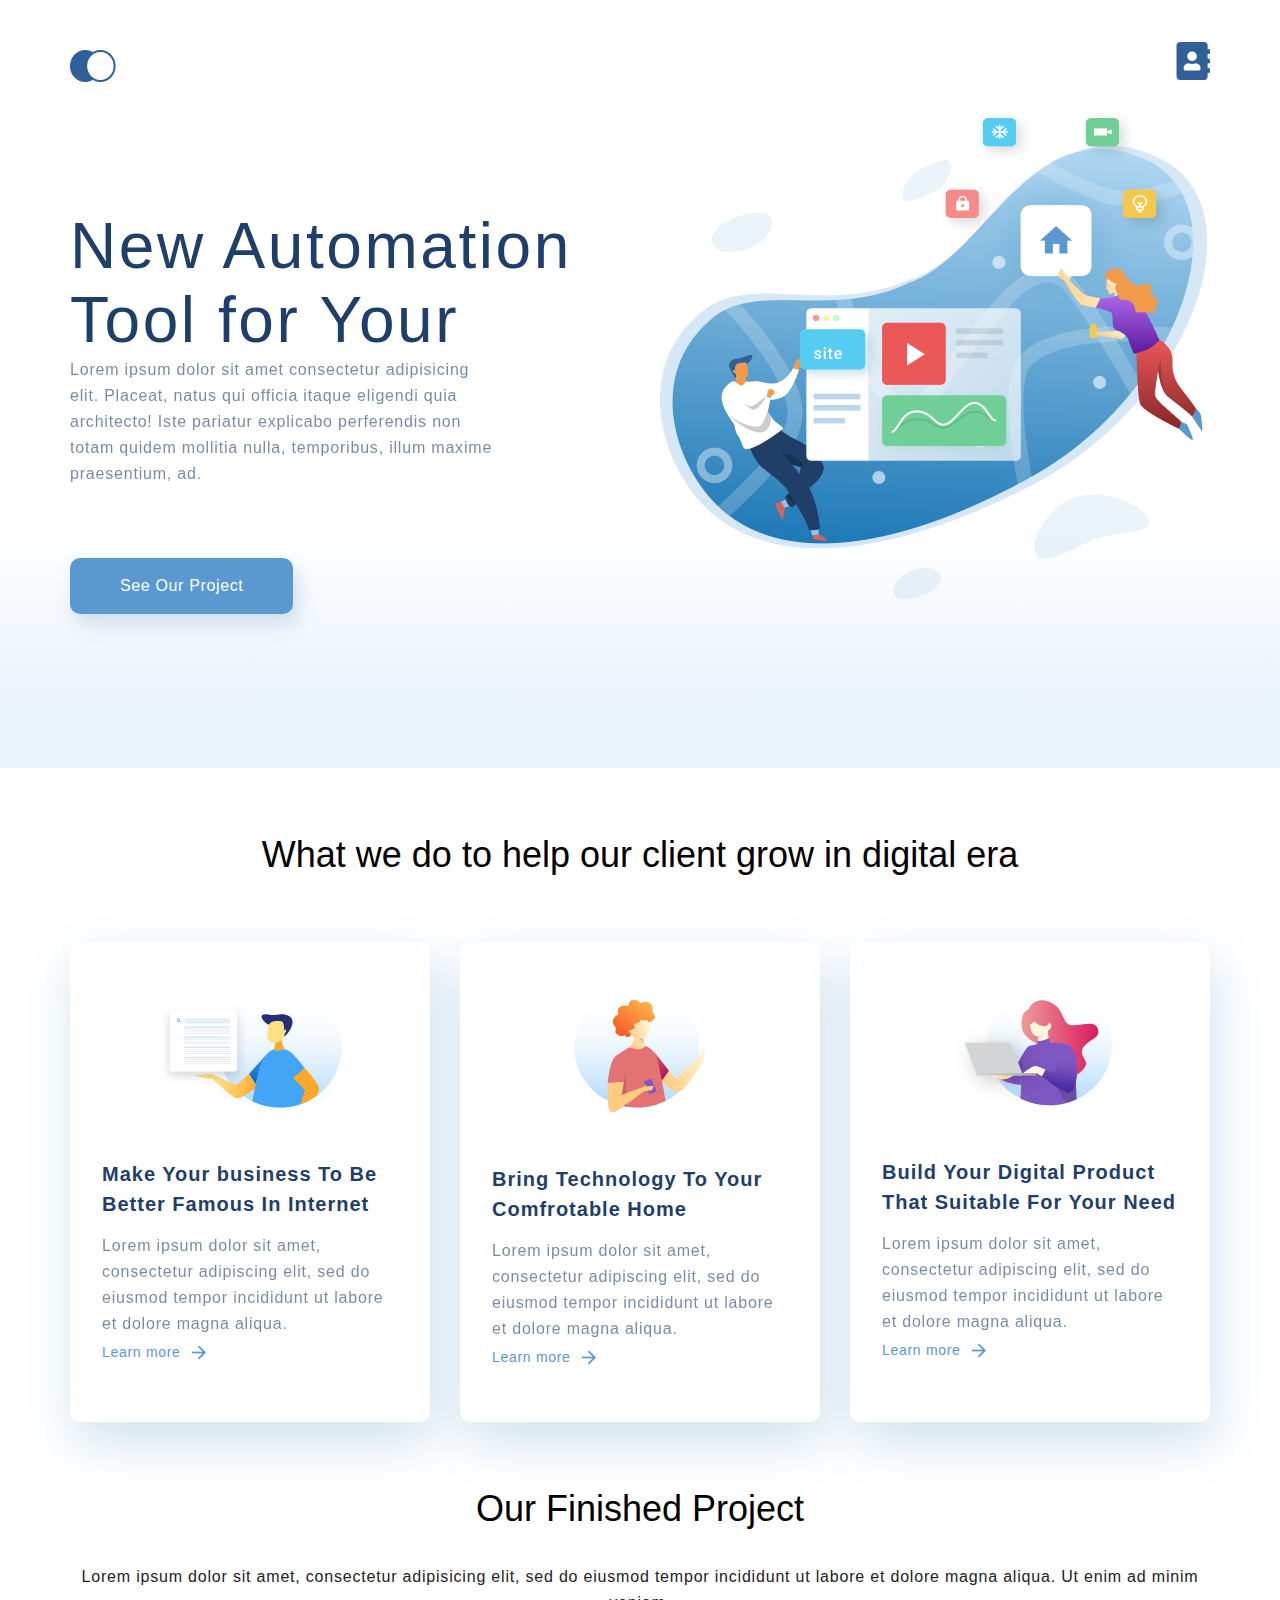
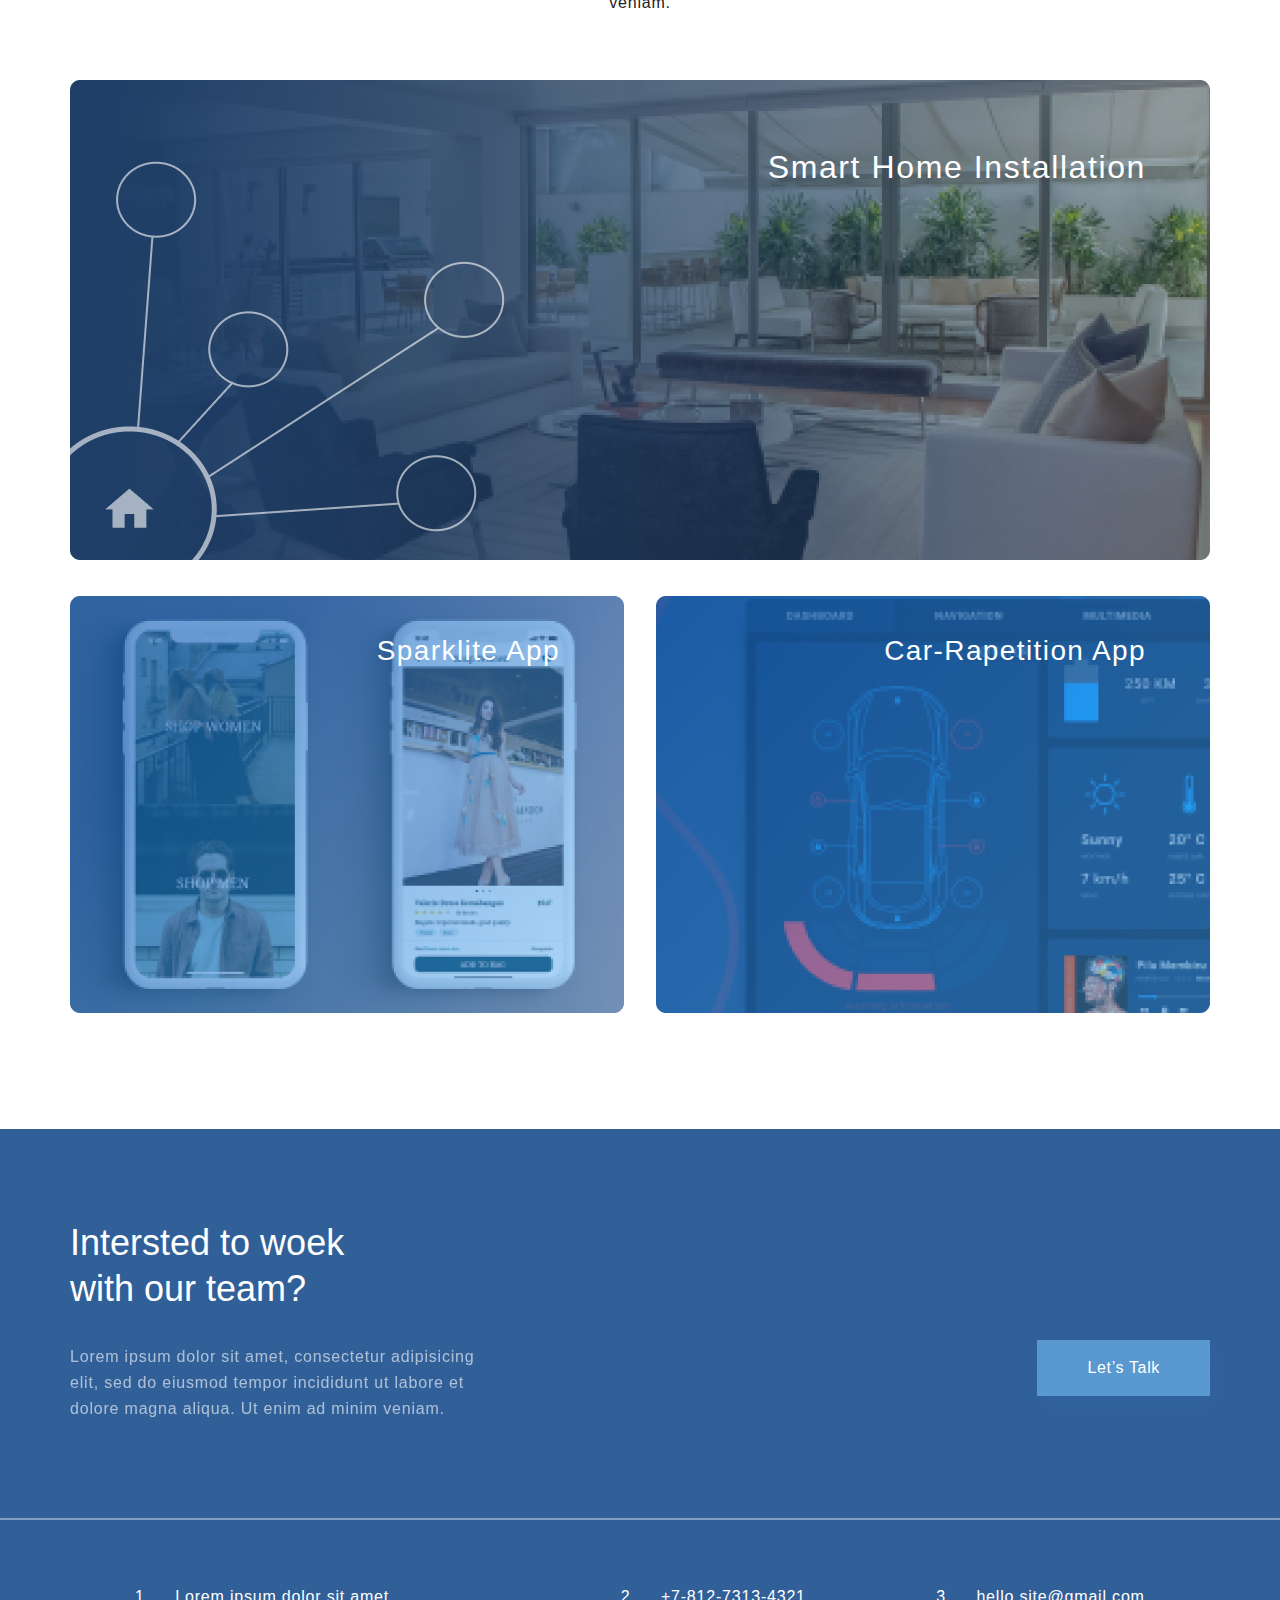
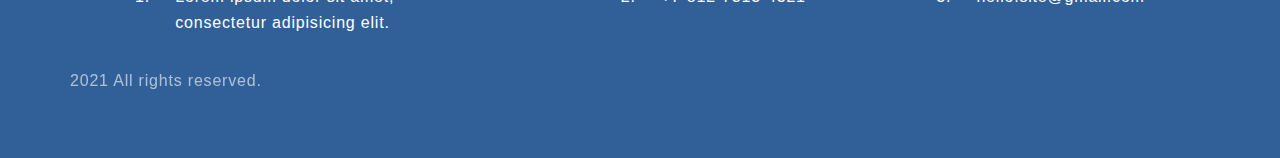
<file: index.html>
<!DOCTYPE html>
<html lang="zxx">
	<head>
		<meta charset="UTF-8">
		<meta name="viewport" content="width=device-width, initial-scale=1.0">
		<title>Главная</title>
		<link rel="stylesheet" type="text/css" href="style.css">
	</head>
	<body>
		<div class="top">
			<div class="container topBox">
				<ul class="header">
					<li><a href="index.html"><img src="img/logo.png" alt="logo"></a></li>
					<li><a href="contact.html"><img src="img/notebook.png" alt="notebook"></a></li>
				</ul>
				<div class="topInfo">
					<h1 class="h1TopInfo">New Automation Tool for Your</h1>
					<p class="text pTopInfo">Lorem ipsum dolor sit amet consectetur adipisicing elit. Placeat, natus qui officia itaque eligendi quia architecto! Iste pariatur explicabo perferendis non totam quidem mollitia nulla, temporibus, illum maxime praesentium, ad.</p>
					<a href="#" class="but topBut">See Our Project</a>
				</div>
			</div>
		</div>
		<div class="what-we-do container">
			<h3 class="heading3">What we do to help our client grow in digital era</h3>
			<div class="cardBox">
				<div class="card">
					<img class="imgCard" src="img/1.svg" alt="card1">
					<h4 class="headingCard">Make Your business To Be Better Famous In Internet</h4>
					<p class="text">Lorem ipsum dolor sit amet, consectetur adipiscing elit, sed do eiusmod tempor incididunt ut labore et dolore magna aliqua.</p>
					<a class="cardLink" href="#">Learn more</a>
				</div>
				<div class="card">
					<img class="imgCard" src="img/2.svg" alt="card2">
					<h4 class="headingCard">Bring Technology To Your Comfrotable Home</h4>
					<p class="text">Lorem ipsum dolor sit amet, consectetur adipiscing elit, sed do eiusmod tempor incididunt ut labore et dolore magna aliqua.</p>
					<a class="cardLink" href="#">Learn more</a>
				</div>
				<div class="card">
					<img class="imgCard" src="img/3.svg" alt="card3">
					<h4 class="headingCard">Build Your Digital Product That Suitable For Your Need</h4>
					<p class="text">Lorem ipsum dolor sit amet, consectetur adipiscing elit, sed do eiusmod tempor incididunt ut labore et dolore magna aliqua.</p>
					<a class="cardLink" href="#">Learn more</a>
				</div>
			</div>
		</div>
		<div class="project container">
			<h3 class="heading3">Our Finished Project</h3>
			<p class="text textProject">Lorem ipsum dolor sit amet, consectetur adipisicing elit, sed do eiusmod tempor incididunt ut labore et dolore magna aliqua. Ut enim ad minim veniam.</p>
			<div class="projectItem">
				<img class="projectImg" src="img/MaskGroup1.png" alt="photo1">
				<p class="projectText">Smart Home Installation</p>
			</div>
			<div class="projectParent">
				<div class="projectItem projectItem-margin">
					<img class="projectImg" src="img/MaskGroup2.png" alt="photo2">
					<p class="projectText projectTextMini">Sparklite App</p>
				</div>
				<div class="projectItem">
					<img class="projectImg" src="img/MaskGroup3.png" alt="photo3">
					<p class="projectText projectTextMini">Car-Rapetition App</p>
				</div>
			</div>
		</div>
		<div class="footer">
			<div class="container footerBox">
				<div class="footerBoxInfo">
				<h1 class="heading3 h3Footer">Intersted to woek with our team?</h1>
				<p class="text textFooter">Lorem ipsum dolor sit amet, consectetur adipisicing elit, sed do eiusmod tempor incididunt ut labore et dolore magna aliqua. Ut enim ad minim veniam.</p>
				</div>
				<a href="#" class="but footerBut">Let’s Talk</a>
			</div>
			<hr class="footerHr">
			<div class="container footerInfo">
				<ol class="olFooterInfo">
					<li class="liFooterInfo">Lorem ipsum dolor sit amet, consectetur adipisicing elit.</li>
					<li class="liFooterInfo">+7-812-7313-4321</li>
					<li class="liFooterInfo">hello.site@gmail.com</li>
				</ol>
				<p class="text endFooterInfo">2021 All rights reserved.</p>
			</div>
		</div>
	</body>
</html>
</file>
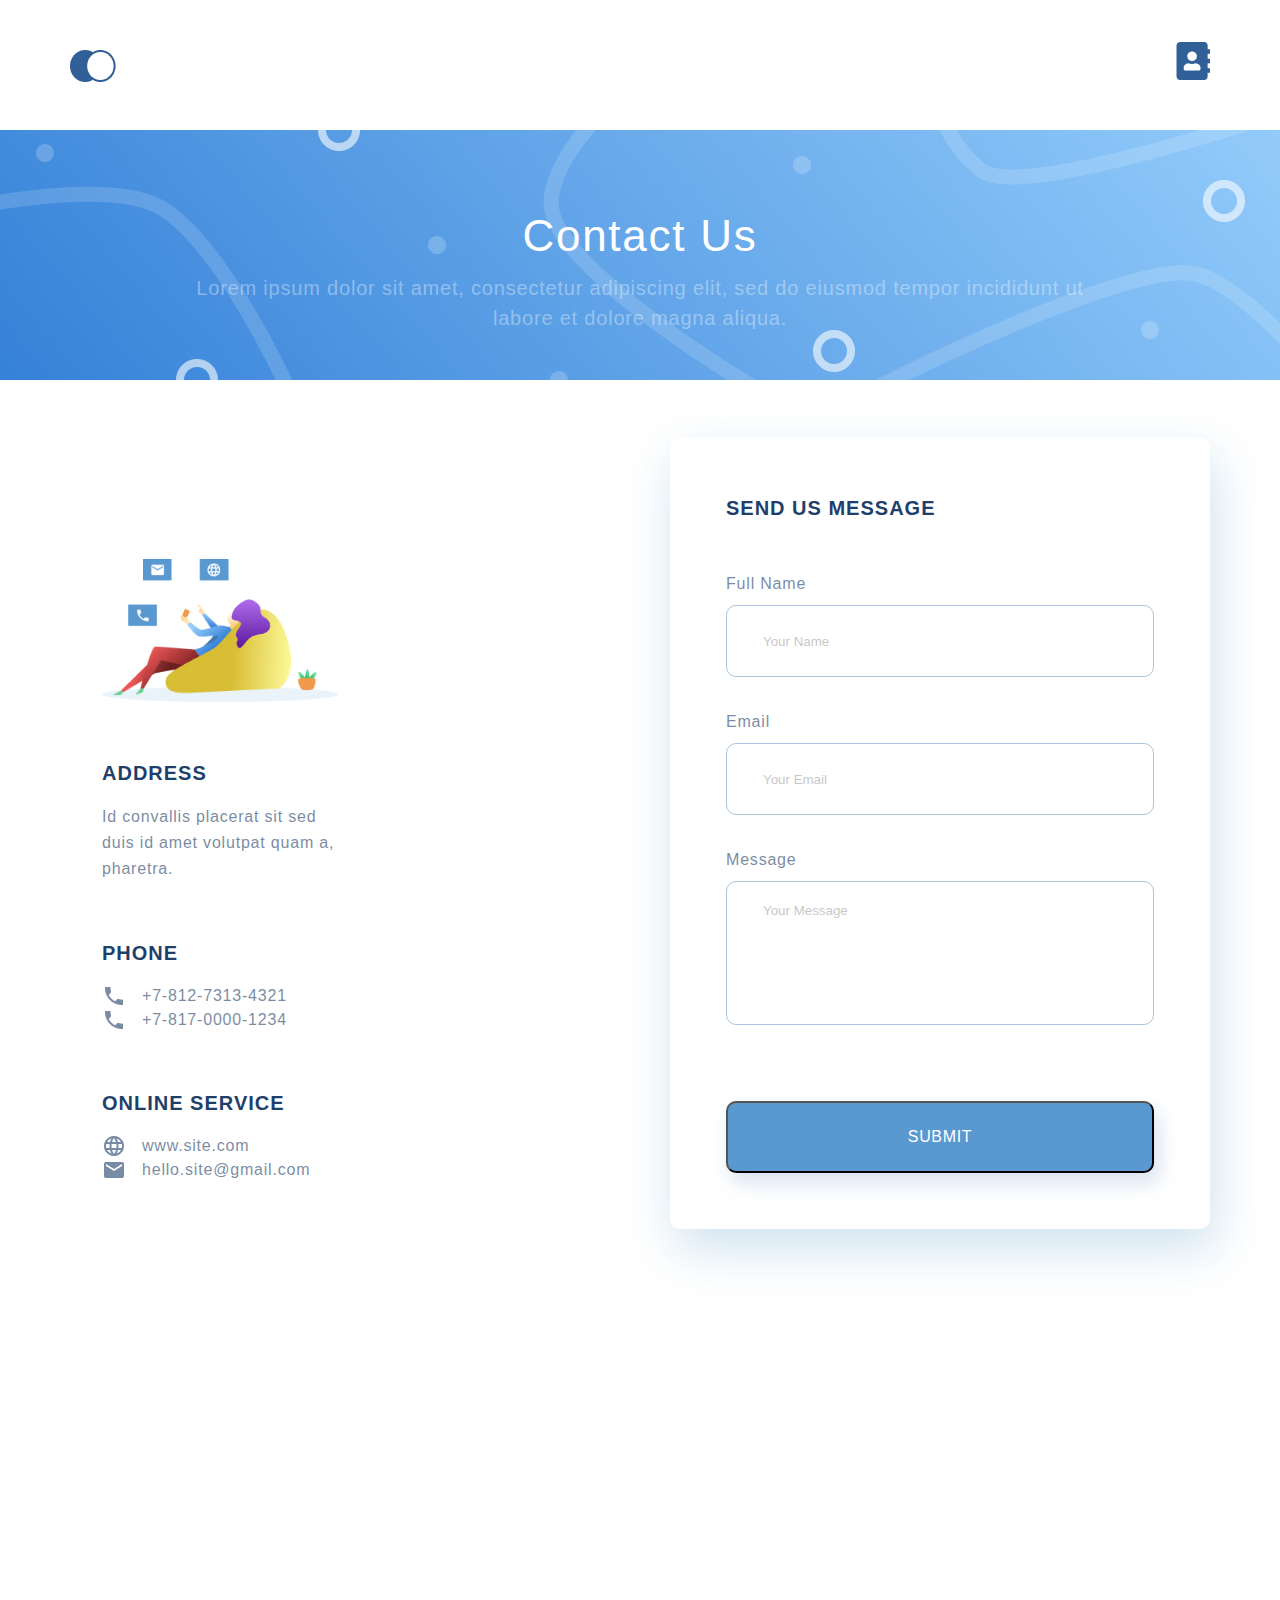
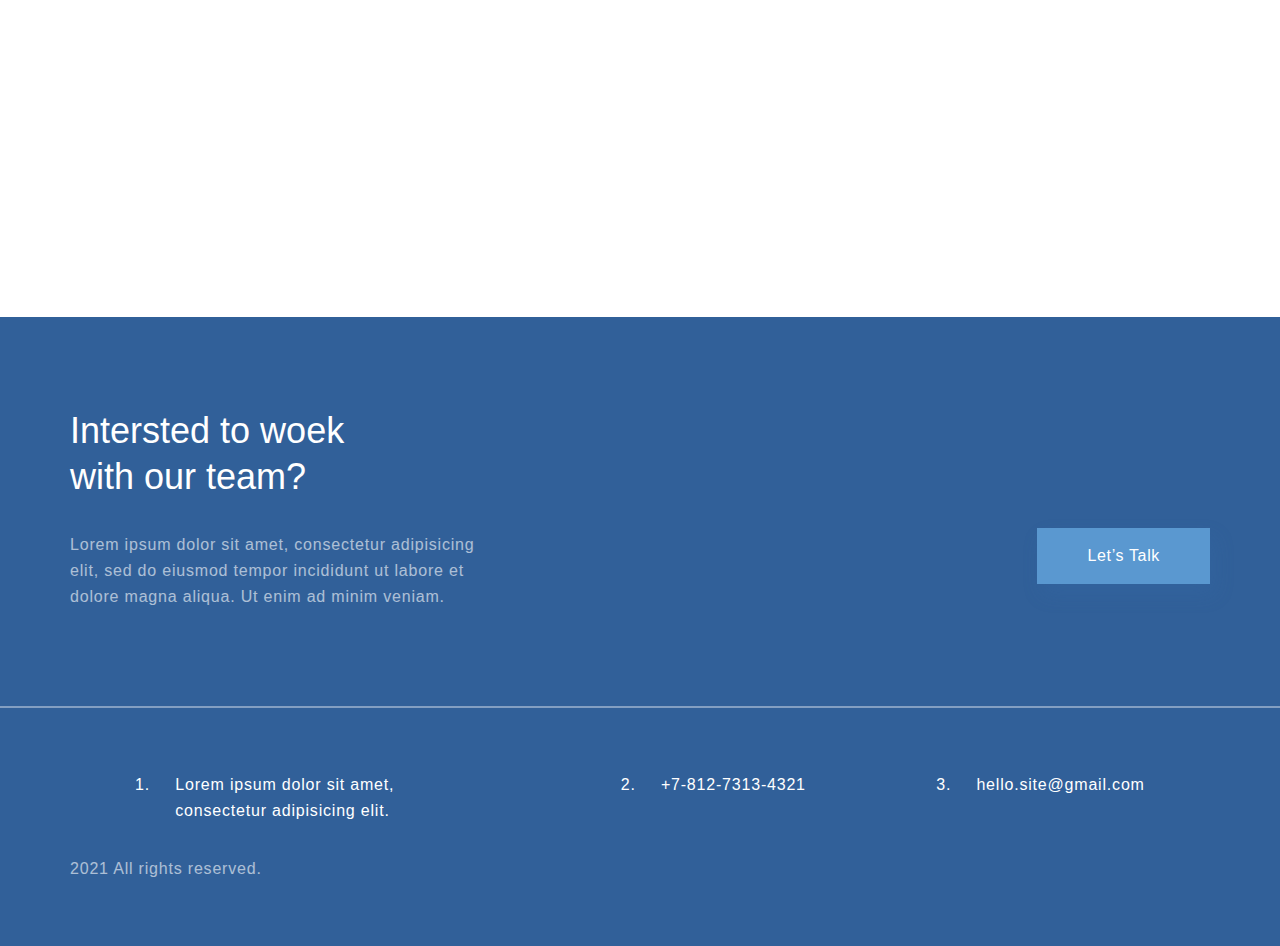
<file: contact.html>
<!DOCTYPE html>
<html lang="zxx">
	<head>
		<meta charset="UTF-8">
		<meta name="viewport" content="width=device-width, initial-scale=1.0">
		<title>Контакт</title>
		<link rel="stylesheet" type="text/css" href="style.css">
		<script src="https://api-maps.yandex.ru/2.1/?lang=ru_RU">
		</script>
		<script>
		ymaps.ready(init);
			function init(){
				var myMap = new ymaps.Map("map", {
					center: [55.76, 37.64],
					zoom: 7
				});
			}
		</script>
	</head>
	<body>
		<div class="topContact">
			<div class="container topBox">
				<ul class="header">
					<li><a href="index.html"><img src="img/logo.png" alt="logo"></a></li>
					<li><a href="contact.html"><img src="img/notebook.png" alt="notebook"></a></li>
				</ul>
				<div class="topInfoContact">
					<h1 class="h1TopInfoContact">Contact Us</h1>
					<p class="text pTopInfoContact">Lorem ipsum dolor sit amet, consectetur adipiscing elit, sed do eiusmod tempor incididunt ut labore et dolore magna aliqua.</p>
				</div>
			</div>
		</div>
		<div class="container boxContact">
			<div class="conctatInfo">
				<img class="imgContatInfo" src="img/BackGroundContact2.png" alt="contact png">
				<div class="contactCard">
					<h4 class="headingCardContact">ADDRESS</h4>
					<p class="text">Id convallis placerat sit sed duis id amet volutpat quam a, pharetra.</p>
				</div>
				<div class="contactCard">
					<h4 class="headingCardContact">PHONE</h4>
					<ul class="text contactCardPhone">
						<li class="Phone">+7-812-7313-4321</li>
						<li class="Phone">+7-817-0000-1234</li>
					</ul>
				</div>
				<div class="contactCard">
					<h4 class="headingCardContact">ONLINE SERVICE</h4>
					<ul class="text contactCardOnline">
						<li class="www">www.site.com</li>
						<li class="mail">hello.site@gmail.com</li>
					</ul>
				</div>
			</div>
			<div class="message">
				<h4 class="headingCardContact">SEND US MESSAGE</h4>
				<form action="#">
					<p class="text pMessageForm">Full Name</p>
					<input class="inputMessage" type="text" placeholder="Your Name">
					<p class="text pMessageForm">Email</p>
					<input class="inputMessage" type="text" placeholder="Your Email">
					<p class="text pMessageForm">Message</p>
					<textarea class="textareaMessage" placeholder="Your Message"></textarea>
					<button class="but messageBut">SUBMIT</button>
				</form>
			</div>
		</div>
		<div class="container boxMap">
			<div id="map" class="map"></div>
		</div>
		<div class="footer">
			<div class="container footerBox">
				<div class="footerBoxInfo">
				<h1 class="heading3 h3Footer">Intersted to woek with our team?</h1>
				<p class="text textFooter">Lorem ipsum dolor sit amet, consectetur adipisicing elit, sed do eiusmod tempor incididunt ut labore et dolore magna aliqua. Ut enim ad minim veniam.</p>
				</div>
				<a href="#" class="but footerBut">Let’s Talk</a>
			</div>
			<hr class="footerHr">
			<div class="container footerInfo">
				<ol class="olFooterInfo">
					<li class="liFooterInfo">Lorem ipsum dolor sit amet, consectetur adipisicing elit.</li>
					<li class="liFooterInfo">+7-812-7313-4321</li>
					<li class="liFooterInfo">hello.site@gmail.com</li>
				</ol>
				<p class="text endFooterInfo">2021 All rights reserved.</p>
			</div>
		</div>
	</body>
</html>
</file>
<file: style.css>
*{
	font-family: sans-serif;
	margin: 0;
	padding: 0;
}

body{
	font-family: sans-serif;
}

.container{
	max-width: 1140px;
	margin: 0 auto;
}

.top{
	min-height: 768px;
	background: linear-gradient(0deg, #EBF3FB 8.84%, rgba(152, 195, 232, 0) 31.12%);
}

.text{
	font-size: 16px;
	line-height: 26px;
	letter-spacing: 0.05em;
	color: #1F3F68;
	opacity: 0.6;
}

.header{
	display: flex;
	justify-content: space-between;
	list-style-type: none;
	padding-top: 42px;
}

.h1TopInfo{
	width: 510px;
	font-size: 64px;
	font-weight: 300;
	color: #1F3F6B;
	line-height: 74px;
	letter-spacing: 0.04em;
}

.heading3{
	font-size: 36px;
	text-align: center;
	font-weight: 300;
	line-height: 46px;
}

.headingCard{
	font-size: 20px;
	line-height: 30px;
	letter-spacing: 0.05em;
	color: #1F3F6B;
	margin-bottom: 14px;
	letter-spacing: 0.05em;
}

.pTopInfo{
	width: 425px;
}

.cardLink{
	font-size: 14px;
	line-height: 30px;
	letter-spacing: 0.05em;
	color: #5A98D0;
	text-decoration: none;
}

.cardLink::after{
	content: url(img/iconLinkPointer.png);
	vertical-align: -20%;
	margin-left: 7px;
}

.cardBox{
	display: flex;
	justify-content: space-between;
	padding-top: 64px;
	padding-bottom: 64px;
}
.imgCard{
	align-self: center;
	margin-bottom: 51px;
}

.card{
	display: flex;
	flex-direction: column;
	max-width: 360px;
	padding: 44px 32px;
	box-sizing: border-box;
	box-shadow: 5px 20px 50px rgba(16, 112, 177, 0.2);
	border-radius: 10px;
	background-color: #FFFFFF;
}

.topBox{
	display: flex;
	flex-direction: column;
	height: 100%;
}

.topInfo{
	padding-top: 115px;
	flex-grow: 1;
	background-image: url(img/illustration.png);
	background-repeat: no-repeat;
	background-position: right center;
}

.what-we-do{
	padding-top: 64px;
}

.projectItem{
	position: relative;
	flex-grow: 1;
}

.projectItem-margin{
	margin-right: 32px;
}

.textProject{
	margin: 32px auto 64px auto;
	color: #222222;
	opacity: 1;
	text-align: center;
}

.projectImg{
	width: 100%;
	max-width: 1140px;
}

.projectText{
	font-size: 32px;
	line-height: 46px;
	text-align: right;
	letter-spacing: 0.05em;
	color: #FFFFFF;
	position: absolute;
	top:64px;
	right: 64px;
}

.projectTextMini{
	font-size: 28px;
	top: 32px;
	left: 32px;
}

.projectParent{
	display: flex;
	justify-content: space-between;
	margin-top: 32px;
}

.footer{
	width: auto;
	background: #316099;
	margin: 0 auto;
}

.h3Footer{
	text-align: left;
	width: 340px;
	color:#FFFFFF;
}

.textFooter{
	width: 425px;
	margin-top: 32px;
	color: #FFFFFF;
}

.footerBox{
	display: flex;
	justify-content: space-between;
	margin-top: 112px;
	padding: 91px 0 0 0;
	position: relative;
}

.footerBoxInfo{
    flex-direction: column;
}

.but{
	font-size: 16px;
	line-height: 26px;
	text-align: center;
	letter-spacing: 0.04em;
	color: #FFFFFF;
	background-color:#5A98D0;
	box-shadow: 5px 10px 20px rgba(53, 110, 173, 0.2);
	padding: 15px 50px;
	text-decoration: none;
}

.topBut{
	border-radius: 10px;
	margin-top:71px;
	display: inline-block;
}

.footerBut{
	float: right;

	margin: 120px 0 auto auto;
}

.footerHr{
	margin-top: 96px;
	opacity: 0.4;
	border: 1px solid #FFFFFF;
}

.footerInfo{
	margin-top: 64px;
}

.endFooterInfo{
	padding: 32px 0 64px 0;
	color: #FFFFFF;
}

.olFooterInfo{
	display: flex;
	justify-content: space-around;
}

.liFooterInfo{
	max-width: 315px;
	font-size: 16px;
	line-height: 26px;
	letter-spacing: 0.05em;
	color: #FFFFFF;
	margin-left: 20px;
	padding-left: 20px;
}

.topContact{
	height: 380px;
	flex-grow: 1;
	background-image: url(img/BackGroundContact1.png);
	background-repeat: no-repeat;
	background-position: center bottom;
}

.topInfoContact{
	max-width: 940px;
	margin-left: auto;
	margin-right: auto;
}

.h1TopInfoContact{
	margin-top:105px;
	font-weight: 500;
	font-size: 44px;
	line-height: 74px;
	text-align: center;
	letter-spacing: 0.04em;
	color: #FFFFFF;
}

.pTopInfoContact{
	font-size: 20px;
	line-height: 30px;
	text-align: center;
	letter-spacing: 0.04em;
	color: rgba(255, 255, 255, 0.6);
}

.boxContact{
	display: flex;
	justify-content: space-between;
	margin-top: 57px;
}

.messageBut{
	border-radius: 10px;
	display: inline-block;
	height: 72px;
	width: 100%;
	margin: 72px 0 56px 0;
}

.conctatInfo{
    display: flex;
    flex-direction: column;
    width: 301px;
    padding: 44px 32px;
    box-sizing: border-box;
    margin-top: 78px;
}

.message{
	display: flex;
    flex-direction: column;
    padding:  0 56px 0 56px;
    box-sizing: border-box;
    box-shadow: 5px 20px 50px rgb(16 112 177 / 20%);
    border-radius: 10px;
    background-color: #FFFFFF;
    width: 540px;
}

.inputMessage{
	width: 100%;
	height: 72px;
	opacity: 0.4;
	border: 1px solid #356EAD;
	box-sizing: border-box;
	border-radius: 10px;
	padding-left: 36px;
}

.textareaMessage{
	width: 100%;
	height: 144px;
	opacity: 0.4;
	border: 1px solid #356EAD;
	box-sizing: border-box;
	border-radius: 10px;
	resize: none;
	padding-left: 36px;
	padding-top: 21px;
	padding: 21px 36px 21px 36px;
}

.headingCardContact{
	font-size: 20px;
	line-height: 30px;
	letter-spacing: 0.05em;
	color: #1F3F6B;
	margin: 56px 0 16px 0;
	letter-spacing: 0.05em;
}

.pMessageForm{
	margin:32px 0 8px 0;
}

.contactCardPhone{
	list-style-type:none;
}

.Phone{
	background: url(img/iconPhone.png) 0 50% no-repeat;
	padding-left: 40px;
	line-height: 24px;
}

.contactCardOnline{
	list-style-type:none;
}

.www{
	background: url(img/iconLink.png) 0 50% no-repeat;
	padding-left: 40px;
	line-height: 24px;
}

.mail{
	background: url(img/iconMail.png) 0 50% no-repeat;
	padding-left: 40px;
	line-height: 24px;
}

.boxMap{
	margin-top: 96px;
}

.map{
	width: 940px;
	height: 480px;
	margin: 0 auto;
}

@media(max-width: 1024px){

	/*Главная*/

	.container {
		padding-left: 32px;
		padding-right: 32px;
	}

	.topInfo{
		background-size: 45%;
		background-position: right 280px;
	}

	.topBut{
		margin-bottom: 80px;
	}

	.card{
		margin: 32px auto;
	}

	.cardBox{
		flex-direction: column;
	}

	.projectTextMini{
		top: 19px;
		left: 19px;
	}

	.olFooterInfo{
		display:flex;
		flex-direction: column;
	}

	.liFooterInfo{
		min-width: 455px;
		padding-left: 37px;
	}

	.textFooter{
		max-width: 336px;
	}

	.footerBox{
		margin: 92px;
		max-width: 768px;
	}

	.footerInfo{
		margin-left: 124px;
	}

	.topBox{
		max-width: 1024px;
	}

	/*Контакты*/

	.h1TopInfoContact {
    	margin-top: 80px;
	}

	.pTopInfoContact{
		max-width: 520px;
		margin-top: 16px;
	}

	.boxContact{
		flex-direction: column;
	}

	.conctatInfo{
		margin: 0 auto;
	}

	.message{
		margin: 0 auto;
	    padding:  0 53px 0 53px;
	    width: 520px;
	}


	.boxMap{
		padding-left: 0px;
		padding-right: 0px;

	}

	.map{
		width: 100%;
		height: 392px;
	}













}

@media(max-width: 667px){

	/*Главная*/
	.top{
		min-height: 376px;
	}

	.container {
		padding-left: 16px;
		padding-right: 16px;
		max-width: 667px;
	}

	.header {
		padding-top: 24px;
	}

	.topInfo {
		display: flex;
		flex-direction: column;
		align-items: center;
		background-image: none;
		padding-top: 34px;
	}

	.h1TopInfo{
		width: 100%;
		font-size: 32px;
		line-height: 37px;
		margin-bottom: 12px;
		text-align: center;
	}

	.pTopInfo{
		width: 100%;
		text-align: center;
	}
	.but{

		font-size: 12px;
		line-height: 26px;
		padding: 0 10px;
	}
	.topBut{
		margin: 32px auto 41px auto;
	}

	.heading3{
		font-size: 24px;
		font-weight: 300;
		line-height: 28px;
	}

	.what-we-do{
		padding-left: 1px;
		padding-right: 1px;
	}

	.projectText{
		font-size: 16px;
		line-height: 19px;
		top:16px;
		right: 16px;
	}

	.projectParent{
		display: flex;
		justify-content: space-between;
		margin-top: 32px;
		flex-direction: column;
	}

	.projectParent{
		margin-top: 16px;
	}

	.projectItem-margin{
		margin-right: auto;
		margin-bottom: 16px;
	}

	.projectTextMini{
		font-size: 16px;
		line-height: 19px;
		top: 16px;
		left: 16px;
	}

	.footerBox{
		display: flex;
		flex-direction: column;
		align-items: center;
		margin: auto;
		max-width: auto;
	}

	.footerInfo{
		display: flex;
		flex-direction: column;
		align-items: center;
		margin: 32px 0 0 0;
	}

	.liFooterInfo{
    	min-width: auto;
    	padding-left: 20px;
	}

	.footerBoxInfo{
		min-width: auto;
	}

	.textFooter{
		max-width:300px;
		margin-left: auto;
		margin-right: auto;
		text-align: center;
	}

	.heading3 {
		width:auto;
		text-align: center;
	}

	.footerBut{
		margin: 40px auto 0 auto;
	}

	.footerHr {
		margin-top: 41px;
	}

		/*Контакты*/

	.h1TopInfoContact{
		font-size: 24px;
		line-height: 28px;
	}

	.pTopInfoContact{
		font-size: 16px;
		line-height: 30px;
		margin-top: 32px;
	}

	.message{
		margin: 0 auto;
	    padding:  0 35px 0 35px;
	    width: 100%;
	}

	.headingCardContact{
		font-size: 16px;
		margin: 36px 0 11px 0;

	}

	.pMessageForm{
		font-size: 14px;
		margin:20px 0 8px 0;
	}

	.inputMessage{
		font-size: 14px;
	}

	.textareaMessage{
		font-size: 14px;
	}

	.messageBut{

		margin: 46px 0 35px 0;
	}

	.map{
		height: 349px;
	}
</file>
